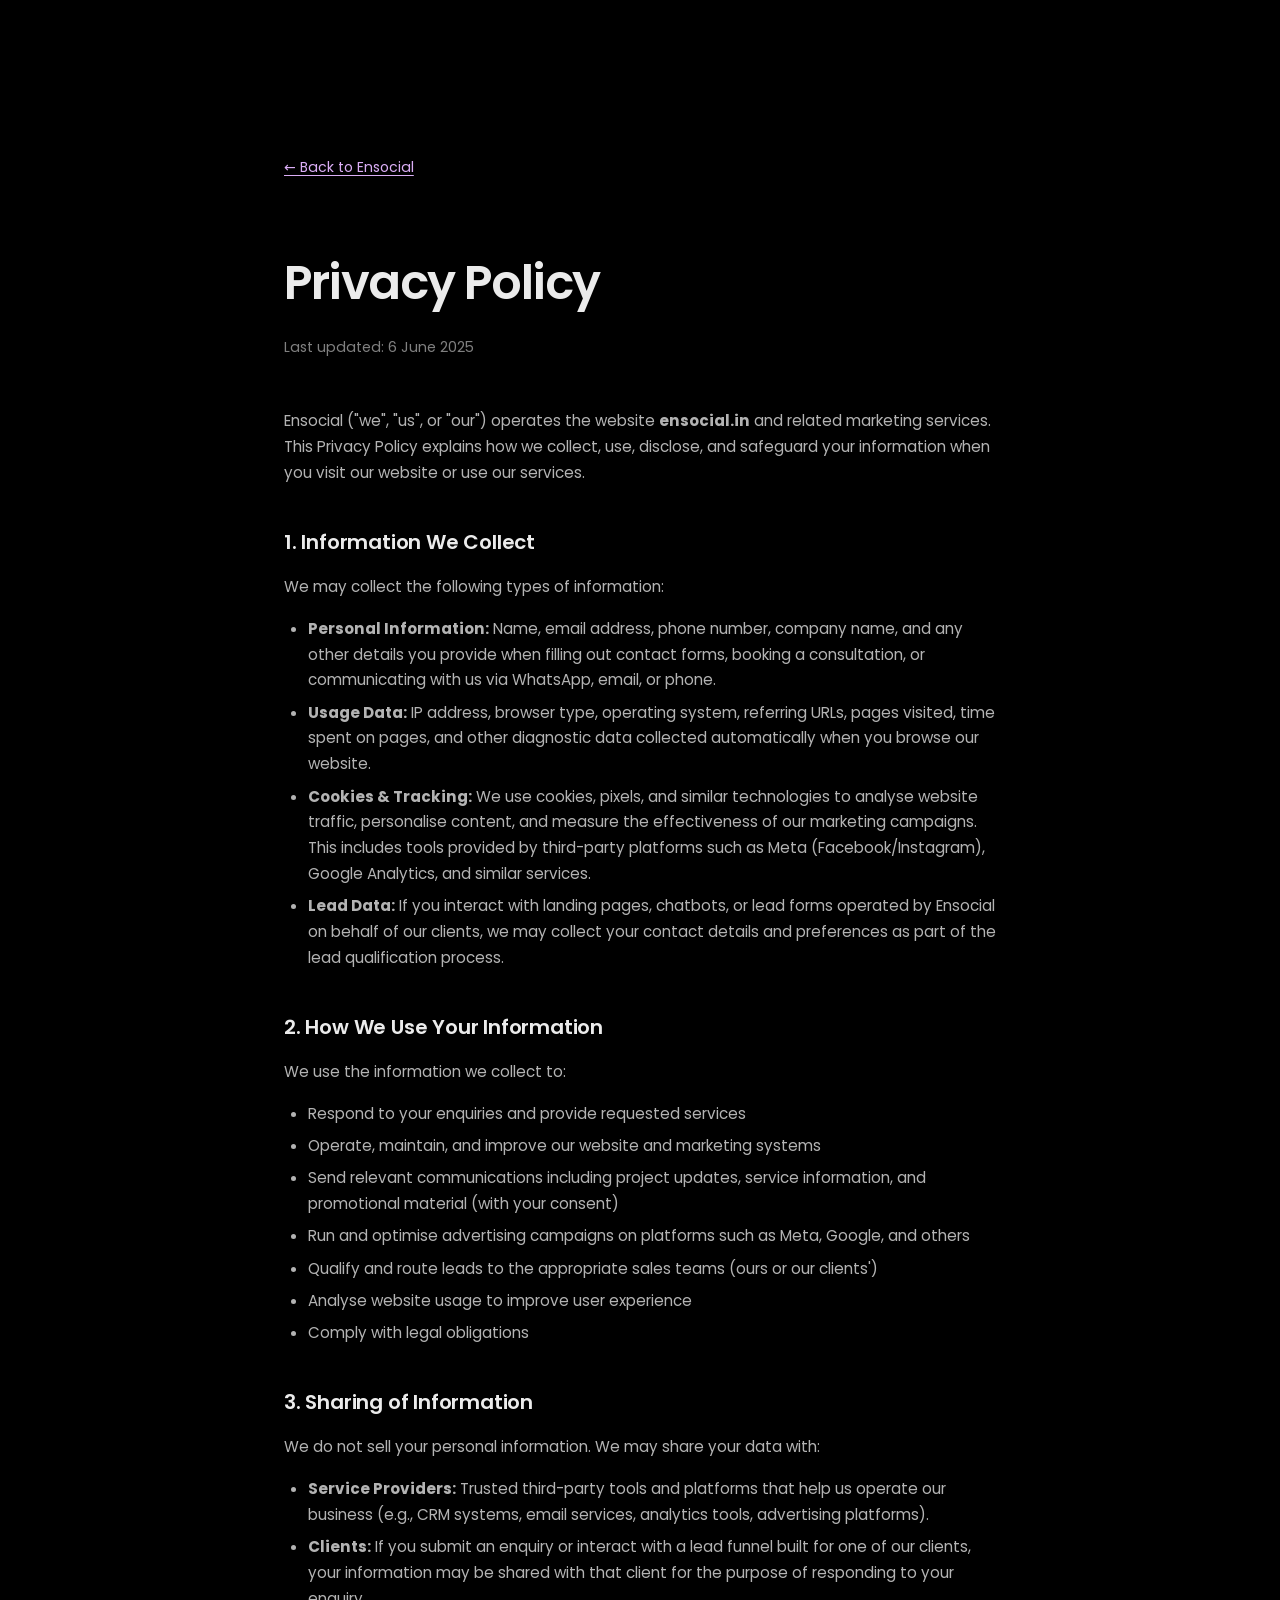
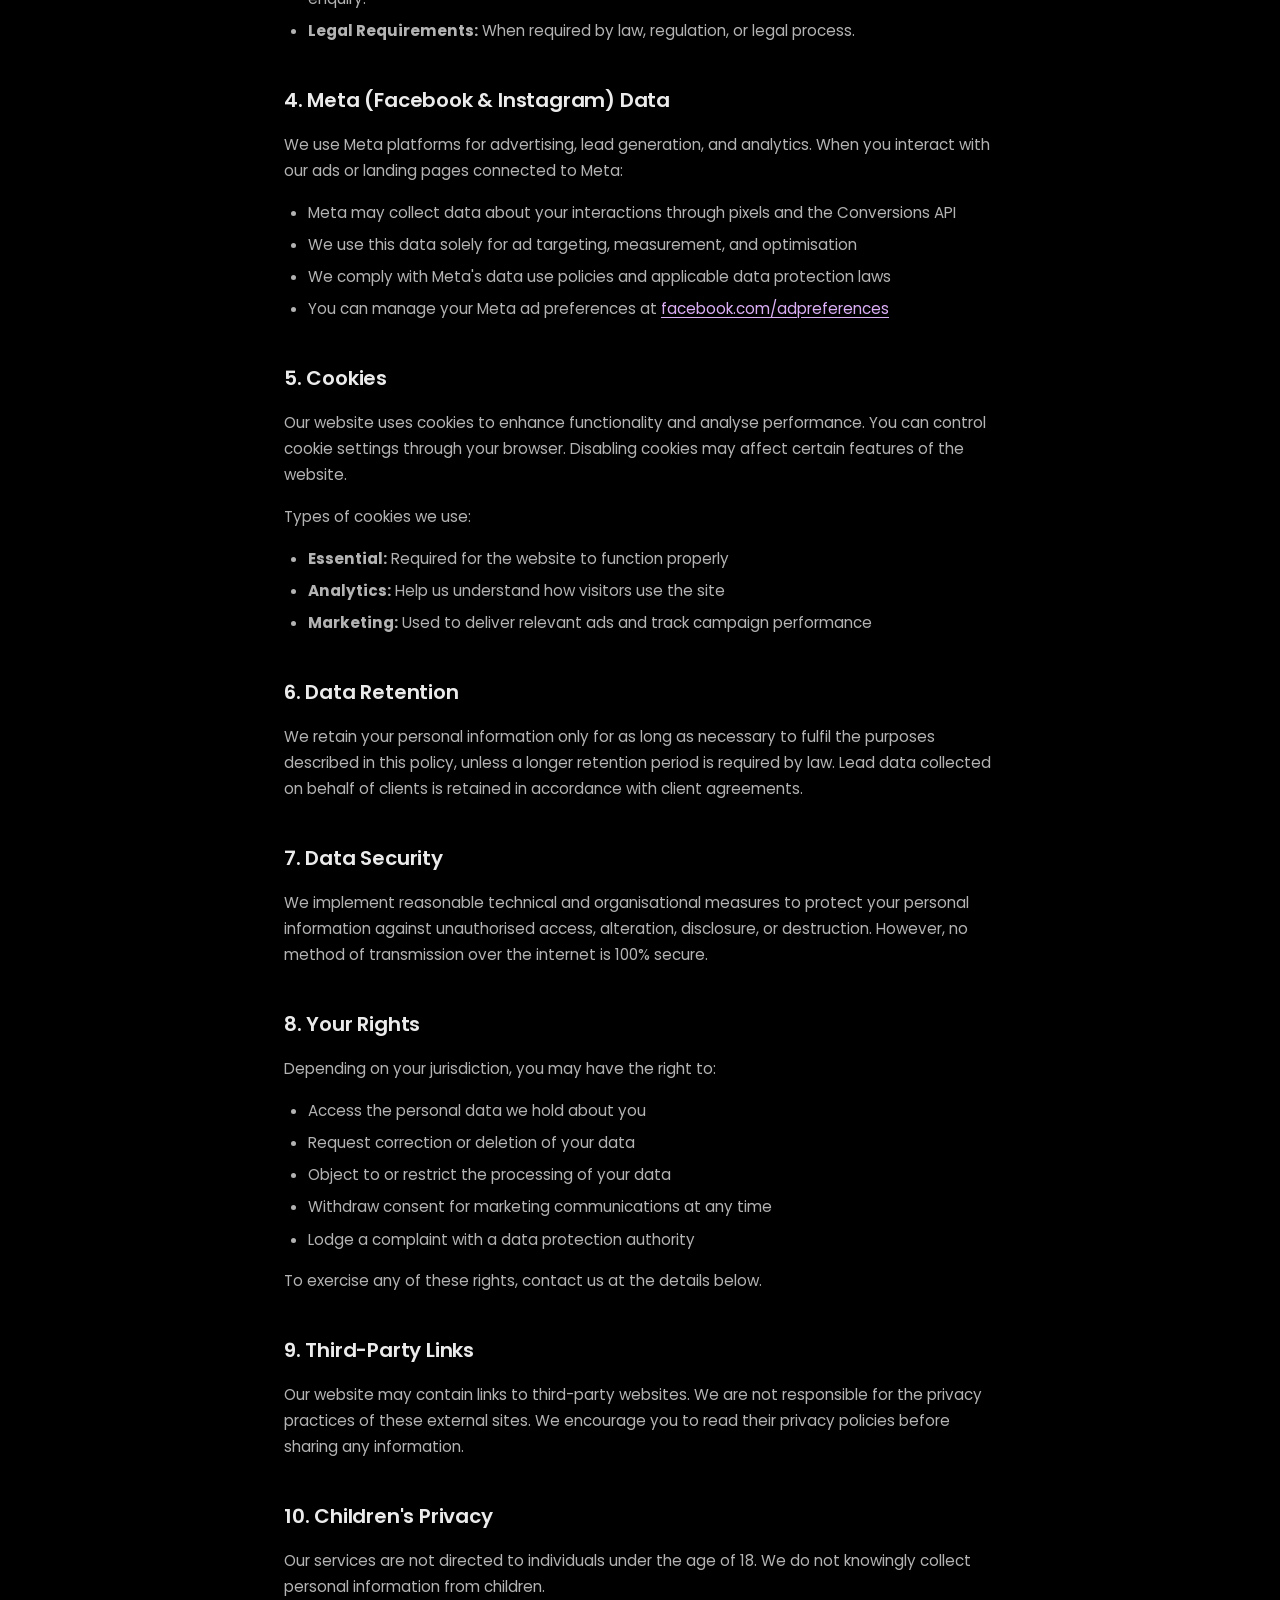
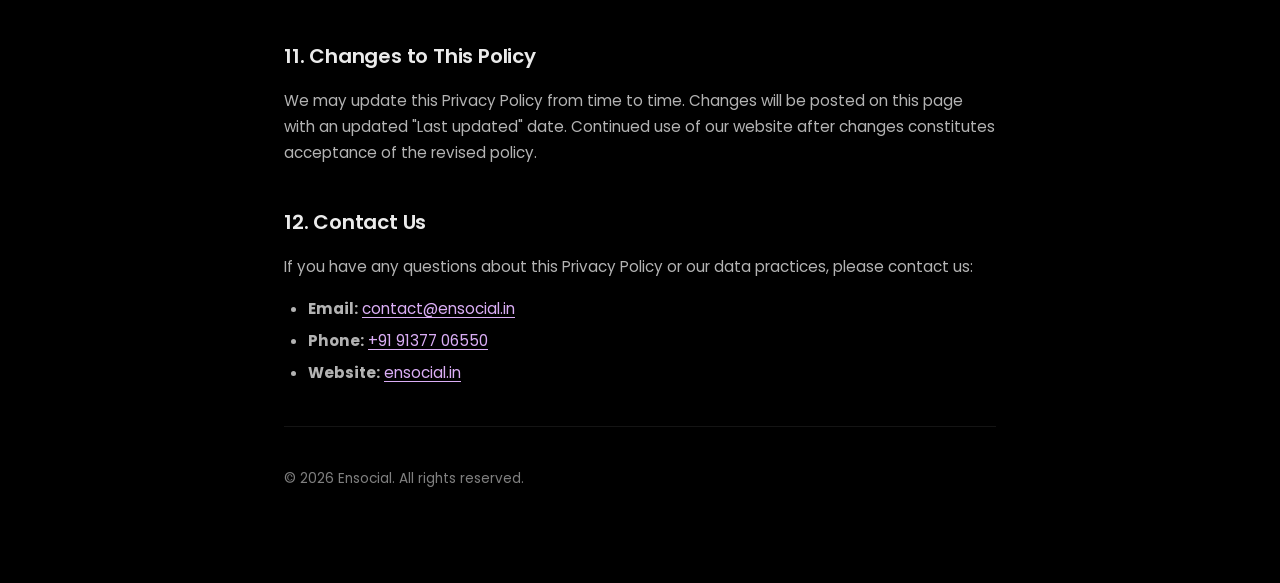
<file: privacy-policy.html>
<!doctype html>
<html lang="en">
<head>
  <meta charset="utf-8" />
  <meta name="viewport" content="width=device-width,initial-scale=1" />
  <meta name="color-scheme" content="dark" />
  <title>Privacy Policy — Ensocial</title>
  <meta name="description" content="Privacy Policy for Ensocial — how we collect, use, and protect your data." />
  <link rel="preconnect" href="https://fonts.googleapis.com" />
  <link rel="preconnect" href="https://fonts.gstatic.com" crossorigin />
  <link href="https://fonts.googleapis.com/css2?family=Poppins:wght@400;500;600&display=swap" rel="stylesheet" />
  <link rel="stylesheet" href="./styles.css?v=7" />
  <style>
    .policy-page {
      min-height: 100vh;
      padding: clamp(100px, 12vw, 160px) 0 clamp(60px, 6vw, 100px);
    }
    .policy-content {
      max-width: 760px;
      margin: 0 auto;
      padding: 0 1.5rem;
    }
    .policy-content h1 {
      font-size: clamp(2rem, 4vw, 3rem);
      font-weight: 600;
      letter-spacing: -0.03em;
      margin-bottom: 0.5rem;
      color: var(--text-0);
    }
    .policy-content .last-updated {
      color: var(--text-2);
      font-size: 0.88rem;
      margin-bottom: 3rem;
    }
    .policy-content h2 {
      font-size: 1.25rem;
      font-weight: 600;
      color: var(--text-0);
      margin: 2.5rem 0 0.75rem;
      letter-spacing: -0.01em;
    }
    .policy-content p,
    .policy-content li {
      color: var(--text-1);
      font-size: 0.95rem;
      line-height: 1.7;
      margin-bottom: 1rem;
    }
    .policy-content ul {
      padding-left: 1.5rem;
      margin-bottom: 1rem;
    }
    .policy-content li {
      margin-bottom: 0.4rem;
    }
    .policy-content a {
      color: var(--primary);
      text-decoration: underline;
      text-underline-offset: 3px;
    }
    .policy-content a:hover {
      color: #fff;
    }
    .policy-back {
      display: inline-flex;
      align-items: center;
      gap: 0.5rem;
      color: var(--text-2);
      font-size: 0.88rem;
      margin-bottom: 2rem;
      transition: color 0.2s ease;
    }
    .policy-back:hover { color: var(--text-0); }
    .policy-divider {
      border: none;
      border-top: 1px solid var(--stroke-0);
      margin: 2.5rem 0;
    }
  </style>
</head>
<body>

  <div class="policy-page">
    <div class="policy-content">
      <a class="policy-back" href="./index.html">← Back to Ensocial</a>
      <h1>Privacy Policy</h1>
      <p class="last-updated">Last updated: 6 June 2025</p>

      <p>Ensocial ("we", "us", or "our") operates the website <strong>ensocial.in</strong> and related marketing services. This Privacy Policy explains how we collect, use, disclose, and safeguard your information when you visit our website or use our services.</p>

      <h2>1. Information We Collect</h2>
      <p>We may collect the following types of information:</p>
      <ul>
        <li><strong>Personal Information:</strong> Name, email address, phone number, company name, and any other details you provide when filling out contact forms, booking a consultation, or communicating with us via WhatsApp, email, or phone.</li>
        <li><strong>Usage Data:</strong> IP address, browser type, operating system, referring URLs, pages visited, time spent on pages, and other diagnostic data collected automatically when you browse our website.</li>
        <li><strong>Cookies &amp; Tracking:</strong> We use cookies, pixels, and similar technologies to analyse website traffic, personalise content, and measure the effectiveness of our marketing campaigns. This includes tools provided by third-party platforms such as Meta (Facebook/Instagram), Google Analytics, and similar services.</li>
        <li><strong>Lead Data:</strong> If you interact with landing pages, chatbots, or lead forms operated by Ensocial on behalf of our clients, we may collect your contact details and preferences as part of the lead qualification process.</li>
      </ul>

      <h2>2. How We Use Your Information</h2>
      <p>We use the information we collect to:</p>
      <ul>
        <li>Respond to your enquiries and provide requested services</li>
        <li>Operate, maintain, and improve our website and marketing systems</li>
        <li>Send relevant communications including project updates, service information, and promotional material (with your consent)</li>
        <li>Run and optimise advertising campaigns on platforms such as Meta, Google, and others</li>
        <li>Qualify and route leads to the appropriate sales teams (ours or our clients')</li>
        <li>Analyse website usage to improve user experience</li>
        <li>Comply with legal obligations</li>
      </ul>

      <h2>3. Sharing of Information</h2>
      <p>We do not sell your personal information. We may share your data with:</p>
      <ul>
        <li><strong>Service Providers:</strong> Trusted third-party tools and platforms that help us operate our business (e.g., CRM systems, email services, analytics tools, advertising platforms).</li>
        <li><strong>Clients:</strong> If you submit an enquiry or interact with a lead funnel built for one of our clients, your information may be shared with that client for the purpose of responding to your enquiry.</li>
        <li><strong>Legal Requirements:</strong> When required by law, regulation, or legal process.</li>
      </ul>

      <h2>4. Meta (Facebook &amp; Instagram) Data</h2>
      <p>We use Meta platforms for advertising, lead generation, and analytics. When you interact with our ads or landing pages connected to Meta:</p>
      <ul>
        <li>Meta may collect data about your interactions through pixels and the Conversions API</li>
        <li>We use this data solely for ad targeting, measurement, and optimisation</li>
        <li>We comply with Meta's data use policies and applicable data protection laws</li>
        <li>You can manage your Meta ad preferences at <a href="https://www.facebook.com/adpreferences" target="_blank" rel="noopener">facebook.com/adpreferences</a></li>
      </ul>

      <h2>5. Cookies</h2>
      <p>Our website uses cookies to enhance functionality and analyse performance. You can control cookie settings through your browser. Disabling cookies may affect certain features of the website.</p>
      <p>Types of cookies we use:</p>
      <ul>
        <li><strong>Essential:</strong> Required for the website to function properly</li>
        <li><strong>Analytics:</strong> Help us understand how visitors use the site</li>
        <li><strong>Marketing:</strong> Used to deliver relevant ads and track campaign performance</li>
      </ul>

      <h2>6. Data Retention</h2>
      <p>We retain your personal information only for as long as necessary to fulfil the purposes described in this policy, unless a longer retention period is required by law. Lead data collected on behalf of clients is retained in accordance with client agreements.</p>

      <h2>7. Data Security</h2>
      <p>We implement reasonable technical and organisational measures to protect your personal information against unauthorised access, alteration, disclosure, or destruction. However, no method of transmission over the internet is 100% secure.</p>

      <h2>8. Your Rights</h2>
      <p>Depending on your jurisdiction, you may have the right to:</p>
      <ul>
        <li>Access the personal data we hold about you</li>
        <li>Request correction or deletion of your data</li>
        <li>Object to or restrict the processing of your data</li>
        <li>Withdraw consent for marketing communications at any time</li>
        <li>Lodge a complaint with a data protection authority</li>
      </ul>
      <p>To exercise any of these rights, contact us at the details below.</p>

      <h2>9. Third-Party Links</h2>
      <p>Our website may contain links to third-party websites. We are not responsible for the privacy practices of these external sites. We encourage you to read their privacy policies before sharing any information.</p>

      <h2>10. Children's Privacy</h2>
      <p>Our services are not directed to individuals under the age of 18. We do not knowingly collect personal information from children.</p>

      <h2>11. Changes to This Policy</h2>
      <p>We may update this Privacy Policy from time to time. Changes will be posted on this page with an updated "Last updated" date. Continued use of our website after changes constitutes acceptance of the revised policy.</p>

      <h2>12. Contact Us</h2>
      <p>If you have any questions about this Privacy Policy or our data practices, please contact us:</p>
      <ul>
        <li><strong>Email:</strong> <a href="mailto:contact@ensocial.in">contact@ensocial.in</a></li>
        <li><strong>Phone:</strong> <a href="tel:+919137706550">+91 91377 06550</a></li>
        <li><strong>Website:</strong> <a href="https://ensocial.in">ensocial.in</a></li>
      </ul>

      <hr class="policy-divider" />
      <p style="color:var(--text-2); font-size:0.85rem;">© <script>document.write(new Date().getFullYear())</script> Ensocial. All rights reserved.</p>
    </div>
  </div>

</body>
</html>
</file>
<file: styles.css>
:root{
  --bg-0:#050507;
  --bg-1:#0B0B10;
  --surface-0:rgba(255,255,255,0.015);
  --surface-1:rgba(255,255,255,0.06);
  --stroke-0:rgba(255,255,255,0.08);
  --stroke-1:rgba(219,174,246,0.22);

  --primary:#DBAEF6;
  --accent:#3B1080;
  --accent-2:#8B5CF6;
  --glow-primary:rgba(219,174,246,0.55);
  --glow-accent:rgba(59,16,128,0.60);

  --text-0:rgba(255,255,255,0.92);
  --text-1:rgba(255,255,255,0.70);
  --text-2:rgba(255,255,255,0.50);
  --text-invert:#07070A;

  --success:#4ADE80;
  --warning:#FBBF24;
  --danger:#FB7185;

  --shadow-0:0 8px 24px rgba(0,0,0,0.55);
  --shadow-1:0 18px 60px rgba(0,0,0,0.70);
  --glow-0:0 0 0 1px rgba(219,174,246,0.10), 0 0 36px rgba(219,174,246,0.18);
  --glow-cta:0 0 0 1px rgba(219,174,246,0.25), 0 10px 40px rgba(219,174,246,0.22);

  --radius-xs:10px;
  --radius-sm:14px;
  --radius-md:18px;
  --radius-lg:26px;
  --radius-pill:999px;
  --border-hairline:1px;

  --space-1:8px;
  --space-2:12px;
  --space-3:16px;
  --space-4:24px;
  --space-5:32px;
  --space-6:48px;
  --space-7:64px;
  --space-8:96px;
  --space-9:128px;

  --container: 1160px;
  --gutter: 24px;

  --ease: cubic-bezier(.2,.8,.2,1);
  --ease-out: cubic-bezier(.16,1,.3,1);
  --ease-spring: cubic-bezier(.34,1.56,.64,1);
  --dur-1: 160ms;
  --dur-2: 240ms;
  --dur-3: 320ms;
  --dur-4: 500ms;
  --dur-5: 700ms;
}

*{ box-sizing:border-box; }
html{ scroll-behavior:smooth; background:#000000; }
@media (prefers-reduced-motion: reduce){
  html{ scroll-behavior:auto; }
}

body{
  margin:0;
  font-family:Poppins, system-ui, -apple-system, Segoe UI, Roboto, "Helvetica Neue", Arial, sans-serif;
  background: transparent;
  color:var(--text-0);
  line-height:1.65;
  overflow-x:hidden;
}

img{ max-width:100%; height:auto; display:block; }
a{ color:inherit; }
button, input, select, textarea{ font:inherit; color:inherit; }

.container{
  width:min(var(--container), 100% - (var(--gutter) * 2));
  margin-inline:auto;
}

.section{
  padding-block: clamp(56px, 6vw, 104px);
  position:relative;
}

.section-elevated{
  background: rgba(5,5,7,0.97);
  border-top: none;
  border-bottom: none;
  z-index: 2;
}

.section-head{ margin-bottom: var(--space-6); }
.section-head.center{ text-align:center; margin-inline:auto; max-width: 70ch; }

.skip-link{
  position:absolute;
  left:12px;
  top:12px;
  padding:10px 12px;
  border-radius:var(--radius-sm);
  background:rgba(0,0,0,0.85);
  border:1px solid var(--stroke-0);
  color:var(--text-0);
  transform:translateY(-140%);
  transition:transform var(--dur-2) var(--ease);
  z-index:9999;
}
.skip-link:focus{ transform:translateY(0); outline:none; box-shadow:var(--glow-0); }

.sr-only{
  position:absolute !important;
  width:1px; height:1px;
  padding:0; margin:-1px;
  overflow:hidden; clip:rect(0,0,0,0);
  white-space:nowrap; border:0;
}

/* Typography */
.hero-title{
  font-size: clamp(2rem, 3.8vw, 4rem);
  line-height:1.05;
  letter-spacing:-0.02em;
  font-weight:600;
  margin:0 0 var(--space-4);
  transition: text-shadow 0.5s ease;
}
.hero-title.text-glow{
  text-shadow:
    0 0 20px rgba(219,174,246,0.4),
    0 0 50px rgba(139,92,246,0.25),
    0 0 80px rgba(59,16,128,0.15);
}
.h2{
  font-size: clamp(1.6rem, 2.4vw, 2.2rem);
  line-height:1.15;
  letter-spacing:-0.02em;
  font-weight:600;
  margin:0 0 var(--space-3);
}
.h3{
  font-size: clamp(1.2rem, 1.6vw, 1.65rem);
  line-height:1.2;
  letter-spacing:-0.02em;
  font-weight:600;
  margin:0 0 var(--space-2);
}
.lead{
  font-size: clamp(1rem, 1.2vw, 1.15rem);
  color:var(--text-1);
  margin:0;
  max-width:70ch;
}
.hero-lead{ margin:0 auto var(--space-5); }
.body-muted{ color:var(--text-1); margin:0; }
.small{ font-size: 0.9rem; }
.micro-label{
  font-size: 0.75rem;
  letter-spacing:0.04em;
  font-weight:500;
  color:var(--text-1);
  margin:0;
}
.micro-muted{
  font-size: 0.82rem;
  color:var(--text-2);
  margin:0;
}
.mono{
  font-family: ui-monospace, SFMono-Regular, Menlo, Monaco, Consolas, "Liberation Mono", "Courier New", monospace;
}

/* Pills & tags */
.eyebrow{
  display:flex;
  gap: var(--space-2);
  justify-content:center;
  flex-wrap:wrap;
  margin:0 0 var(--space-3);
}
.pill{
  display:inline-flex;
  align-items:center;
  gap:8px;
  padding:6px 10px;
  border-radius:var(--radius-pill);
  border:1px solid rgba(255,255,255,0.08);
  background: rgba(255,255,255,0.03);
  color:var(--text-1);
  font-size:0.75rem;
  font-weight:500;
}
.pill--soft{ opacity:0.92; }
.pill--lilac{
  color: rgba(255,255,255,0.92);
  border-color: rgba(219,174,246,0.26);
  background: linear-gradient(180deg, rgba(219,174,246,0.10), rgba(255,255,255,0.02));
  box-shadow: 0 0 0 1px rgba(219,174,246,0.10);
}
.tags{ display:flex; gap:8px; flex-wrap:wrap; }
.tag{
  font-size:0.72rem;
  padding:5px 9px;
  border-radius:var(--radius-pill);
  background: rgba(219,174,246,0.08);
  color: rgba(255,255,255,0.88);
  border:1px solid rgba(219,174,246,0.18);
}
.tag--dim{
  background: rgba(255,255,255,0.03);
  border-color: rgba(255,255,255,0.08);
  color: var(--text-1);
}

/* Glass */
.glass{
  background: var(--surface-0);
  border: var(--border-hairline) solid var(--stroke-0);
  border-radius: var(--radius-lg);
  box-shadow: var(--shadow-0);
  backdrop-filter: none;
  -webkit-backdrop-filter: none;
  position:relative;
}
.glass::before{
  content:"";
  position:absolute;
  inset:0;
  border-radius:inherit;
  pointer-events:none;
  background: none;
  opacity:0;
}

/* Buttons / links */
.btn{
  display:inline-flex;
  align-items:center;
  justify-content:center;
  gap:10px;
  padding: 12px 18px;
  border-radius: var(--radius-pill);
  border: 1px solid transparent;
  text-decoration:none;
  font-weight:600;
  letter-spacing:-0.01em;
  transition: transform 0.45s cubic-bezier(.16,1,.3,1), box-shadow 0.45s cubic-bezier(.16,1,.3,1), background 0.35s ease, border-color 0.35s ease, color 0.35s ease;
  cursor:pointer;
  user-select:none;
}
.btn:focus-visible{ outline:none; box-shadow: var(--glow-0); }

.btn-primary{
  background: var(--primary);
  color: var(--text-invert);
  box-shadow: var(--glow-cta), var(--shadow-0);
}
.btn-primary:hover{
  transform: translateY(-1px);
  background: #E7C7FA;
  box-shadow: 0 0 0 1px rgba(219,174,246,0.35), 0 14px 44px rgba(219,174,246,0.26), var(--shadow-0);
}

.btn-secondary{
  background: rgba(255,255,255,0.04);
  border-color: var(--stroke-0);
  color: var(--text-0);
}
.btn-secondary:hover{
  transform: translateY(-1px);
  background: var(--surface-1);
  border-color: var(--stroke-1);
  box-shadow: var(--glow-0);
}

.link{
  color: rgba(219,174,246,0.92);
  text-decoration:none;
  font-weight:500;
  position:relative;
}
.link::after{
  content:"";
  position:absolute;
  left:0; right:0; bottom:-3px;
  height:1px;
  background: rgba(219,174,246,0.45);
  transform: scaleX(0);
  transform-origin:left;
  transition: transform 0.45s cubic-bezier(.16,1,.3,1);
}
.link:hover::after{ transform: scaleX(1); }

/* Header */
.site-header{
  position:sticky;
  top:0;
  z-index:1000;
  background: transparent;
  transition: background 0.5s cubic-bezier(.16,1,.3,1), border-color 0.5s ease, backdrop-filter 0.5s ease;
}
.site-header.is-scrolled{
  background: rgba(5,5,7,0.68);
  backdrop-filter: blur(12px);
  -webkit-backdrop-filter: blur(12px);
  border-bottom: 1px solid rgba(255,255,255,0.06);
}
.header-inner{
  height: 78px;
  display:flex;
  align-items:center;
  justify-content:space-between;
  gap: var(--space-3);
}

.brand{
  display:flex;
  align-items:center;
  gap:12px;
  text-decoration:none;
  min-width: 180px;
}
.brand-logo{
  width:42px;
  height:42px;
  display:block;
  flex-shrink: 0;
}
.brand-text{ display:flex; flex-direction:column; line-height:1.1; }
.brand-name{ font-weight:600; letter-spacing:-0.02em; }
.brand-tag{ font-size:0.78rem; color:var(--text-2); }

.nav-toggle{
  display:inline-flex;
  align-items:center;
  justify-content:center;
  width:44px; height:44px;
  border-radius: var(--radius-sm);
  border:1px solid var(--stroke-0);
  background: rgba(255,255,255,0.03);
  cursor:pointer;
  transition: background var(--dur-2) var(--ease), border-color var(--dur-2) var(--ease), box-shadow var(--dur-2) var(--ease);
}
.nav-toggle:hover{ background: rgba(255,255,255,0.05); border-color: var(--stroke-1); box-shadow: var(--glow-0); }
.nav-toggle:focus-visible{ outline:none; box-shadow: var(--glow-0); }
.nav-toggle-bars{
  width:18px; height:12px; position:relative;
}
.nav-toggle-bars::before,
.nav-toggle-bars::after{
  content:"";
  position:absolute; left:0; right:0;
  height:2px;
  background: rgba(255,255,255,0.80);
  border-radius: 2px;
}
.nav-toggle-bars::before{ top:0; }
.nav-toggle-bars::after{ bottom:0; opacity:0.8; }

.nav{
  position:fixed;
  inset: 78px 0 auto 0;
  background: rgba(5,5,7,0.78);
  backdrop-filter: blur(14px);
  -webkit-backdrop-filter: blur(14px);
  border-bottom:1px solid rgba(255,255,255,0.06);
  transform: translateY(-12px);
  opacity:0;
  pointer-events:none;
  transition: opacity 0.4s cubic-bezier(.16,1,.3,1), transform 0.4s cubic-bezier(.16,1,.3,1);
}
.nav.is-open{
  opacity:1;
  transform: translateY(0);
  pointer-events:auto;
}
.nav-list{
  list-style:none;
  margin:0;
  padding: var(--space-4) var(--gutter);
  display:flex;
  flex-direction:column;
  gap: var(--space-2);
}
.nav-link{
  display:inline-flex;
  padding: 10px 6px;
  text-decoration:none;
  color: var(--text-1);
  font-weight:500;
  letter-spacing: -0.01em;
  position:relative;
}
.nav-link:hover{ color: var(--text-0); }
.nav-link::after{
  content:"";
  position:absolute;
  left:6px; bottom:6px;
  width: calc(100% - 12px);
  height:1px;
  background: rgba(219,174,246,0.55);
  transform: scaleX(0);
  transform-origin:left;
  transition: transform 0.45s cubic-bezier(.16,1,.3,1);
}
.nav-link:hover::after{ transform: scaleX(1); }
.nav-cta{
  padding: 0 var(--gutter) var(--space-4);
}

@media (min-width: 920px){
  :root{ --gutter: 56px; }
  .nav-toggle{ display:none; }
  .nav{
    position:static;
    inset:auto;
    background:transparent;
    backdrop-filter:none;
    border:0;
    transform:none;
    opacity:1;
    pointer-events:auto;
    display:flex;
    align-items:center;
    gap: var(--space-4);
  }
  .nav-list{
    padding:0;
    flex-direction:row;
    align-items:center;
    gap: var(--space-4);
  }
  .nav-cta{ padding:0; }
}

/* Hero */
.hero{
  padding-top: clamp(72px, 9vw, 132px);
  overflow:hidden;
  z-index:1;
}
.hero .hero-copy,
.hero .hero-actions{
  opacity:1 !important;
  transform:none !important;
}

.hero-bg{
  position:absolute;
  inset:0;
  pointer-events:none;
}
.vignette{
  display: none;
}



/* Shooting star — triggered on scroll */
.shooting-star{
  position: fixed;
  top: -5%;
  left: -5%;
  width: 3px;
  height: 3px;
  background: rgba(255,255,255,0.7);
  border-radius: 50%;
  box-shadow:
    0 0 4px 2px rgba(255,255,255,0.5),
    0 0 12px 4px rgba(219,174,246,0.25);
  opacity: 0;
  z-index: 1;
  pointer-events: none;
  will-change: transform, opacity;
}
.shooting-star::after{
  content: '';
  position: absolute;
  top: 50%;
  right: 100%;
  width: 80px;
  height: 2px;
  transform: translateY(-50%);
  background: linear-gradient(to left, rgba(255,255,255,0.5), rgba(219,174,246,0.3) 20%, rgba(219,174,246,0.1) 60%, transparent);
  border-radius: 2px;
  will-change: width, height;
  opacity: 0;
}
.shooting-star.active{
  animation: shoot 2.5s cubic-bezier(.4,0,.2,1) forwards;
}
.shooting-star.active::after{
  animation: tail-pulse 2.5s cubic-bezier(.4,0,.2,1) forwards;
}
@keyframes shoot{
  0%{
    opacity: 0;
    transform: translate(0, 0) rotate(35deg);
  }
  5%{
    opacity: 0.6;
  }
  80%{
    opacity: 0.5;
  }
  100%{
    opacity: 0;
    transform: translate(calc(100vw + 100px), calc(70vh)) rotate(35deg);
  }
}
@keyframes tail-pulse{
  0%{
    width: 20px;
    height: 1px;
    opacity: 0.3;
  }
  15%{
    width: 60px;
    height: 1.5px;
    opacity: 0.6;
  }
  40%{
    width: 140px;
    height: 2px;
    opacity: 0.6;
  }
  60%{
    width: 120px;
    height: 2px;
    opacity: 0.5;
  }
  85%{
    width: 40px;
    height: 1px;
    opacity: 0.2;
  }
  100%{
    width: 10px;
    height: 1px;
    opacity: 0;
  }
}


/* Mesh gradient canvas */
.gridlines{
  position:fixed;
  top:0;
  left:0;
  width:100vw;
  height:100vh;
  z-index:-1;
  pointer-events:none;
  overflow:hidden;
}
.gridlines canvas{
  width:100vw !important;
  height:100vh !important;
  display:block;
}

.hero-inner{
  display:grid;
  grid-template-columns: 1fr;
  gap: var(--space-6);
  align-items:start;
}
.hero-copy{ text-align:center; z-index:1; }
.hero-actions{
  display:flex;
  gap: var(--space-3);
  justify-content:center;
  flex-wrap:wrap;
  margin-bottom: var(--space-6);
}
.serif-accent{
  font-family:"DM Serif Display", serif;
  font-weight:400;
  font-style: italic;
  color: var(--primary);
  text-shadow: 0 0 18px rgba(219,174,246,0.18);
}
.hero-card{
  padding: var(--space-5);
  max-width: 860px;
  margin-inline:auto;
  text-align:left;
}
.hero-card-top{
  display:flex;
  align-items:flex-start;
  justify-content:space-between;
  gap: var(--space-3);
  margin-bottom: var(--space-4);
  flex-wrap:wrap;
}
.hero-card-grid{
  display:grid;
  grid-template-columns: 1fr;
  gap: var(--space-4);
}
.hero-card-bottom{
  margin-top: var(--space-4);
  display:flex;
  justify-content:space-between;
  align-items:center;
  gap: var(--space-3);
  flex-wrap:wrap;
}

.checklist, .bullet{
  list-style:none;
  padding:0;
  margin:0;
  display:grid;
  gap: 10px;
}
.checklist li, .bullet li{
  color: var(--text-1);
  padding-left: 22px;
  position:relative;
}
.checklist li::before{
  content:"";
  width:8px; height:8px;
  border-radius:99px;
  position:absolute;
  left:0; top: 0.55em;
  transform: translateY(-50%);
  background: rgba(219,174,246,0.85);
  box-shadow: 0 0 0 1px rgba(219,174,246,0.18), 0 0 18px rgba(219,174,246,0.14);
}
.bullet li::before{
  content:"";
  width:6px; height:6px;
  border-radius:99px;
  position:absolute;
  left:2px; top: 0.55em;
  transform: translateY(-50%);
  background: rgba(255,255,255,0.26);
}

.hero-media{ z-index:1; display:grid; place-items:center; }
.media-frame{
  width: min(420px, 100%);
  border-radius: var(--radius-lg);
  box-shadow: var(--shadow-1), var(--glow-0);
  border-color: rgba(219,174,246,0.14);
}
.media-topbar{
  display:flex;
  align-items:center;
  gap:8px;
  padding: 14px 16px 10px;
}
.dot{
  width:8px; height:8px;
  border-radius:999px;
  background: rgba(219,174,246,0.85);
  box-shadow: 0 0 18px rgba(219,174,246,0.18);
}
.dot--dim{ background: rgba(255,255,255,0.18); box-shadow:none; }

/* Carousel */
.carousel-dots{
  position: relative;
  display:flex;
  align-items:center;
  gap:12px;
}

/* Grey dots (buttons) */
.carousel-dots .dot-btn{
  appearance:none;
  -webkit-appearance:none;
  border:0;
  cursor:pointer;
  padding:0;
  display:block;
  width:10px;
  height:10px;
  border-radius:999px;

  background: rgba(255,255,255,0.22);
  box-shadow:none;
  opacity: 1;
  position: relative;
}

.carousel-dots .dot-btn:focus-visible{
  outline:none;
  box-shadow: var(--glow-0);
}

/* Purple moving dot (liquid-ish) */
.carousel-thumb{
  position:absolute;
  top: 50%;
  left: 0;

  width: 10px;
  height: 10px;
  border-radius: 999px;
  background: rgba(219,174,246,0.95);
  box-shadow: 0 0 18px rgba(219,174,246,0.22);

  transform: translate(0, -50%);
  will-change: transform, filter;
  pointer-events:none;

  transition:
    transform 520ms cubic-bezier(.16, 1.25, .35, 1),
    filter 520ms cubic-bezier(.16, 1.25, .35, 1);
}

.carousel-thumb.is-moving{
  filter: blur(0.2px);
  animation: liquid-squish 520ms cubic-bezier(.16, 1.25, .35, 1);
}

@keyframes liquid-squish{
  0%   { transform: translate(var(--x, 0px), -50%) scaleX(1) scaleY(1); }
  35%  { transform: translate(var(--x, 0px), -50%) scaleX(1.55) scaleY(0.78); }
  65%  { transform: translate(var(--x, 0px), -50%) scaleX(0.88) scaleY(1.18); }
  100% { transform: translate(var(--x, 0px), -50%) scaleX(1) scaleY(1); }
}
.carousel-slides{
  position:relative;
  border-radius: calc(var(--radius-lg) - 10px);
  overflow: hidden;
  height: clamp(380px, 56vh, 560px);
  background:
    radial-gradient(600px 380px at 40% 25%, rgba(219,174,246,0.20), transparent 55%),
    radial-gradient(520px 360px at 70% 80%, rgba(59,16,128,0.35), transparent 60%),
    linear-gradient(135deg, rgba(255,255,255,0.06), rgba(0,0,0,0.35));
}
.carousel-slide{
  width:100%;
  height: 100%;
  object-fit: cover;
  background: #000;
  border-radius: calc(var(--radius-lg) - 10px);
  position:absolute;
  inset:0;
  opacity:0;
  transition: opacity var(--dur-2) var(--ease);
  color: transparent;
  font-size: 0;
}
.carousel-slide.is-active{
  position:relative;
  opacity:1;
}

.media-stage{
  padding: 18px;
  background: #000;
  border-top: 1px solid rgba(255,255,255,0.06);
  border-bottom: 1px solid rgba(255,255,255,0.06);
  position:relative;
}
.media-stage img:not(.carousel-slide){
  width:100%;
  height:auto;
  object-fit: contain;
  background: #000;
  border-radius: calc(var(--radius-lg) - 10px);
}
.media-overlay{
  position:absolute;
  inset: 18px;
  border-radius: calc(var(--radius-lg) - 10px);
  background: radial-gradient(800px 400px at 60% 20%, rgba(219,174,246,0.10), transparent 55%),
              linear-gradient(180deg, rgba(0,0,0,0.10), rgba(0,0,0,0.22));
  pointer-events:none;
  mix-blend-mode: screen;
  opacity: 0.55;
}
.media-caption{
  display:flex;
  align-items:center;
  justify-content:space-between;
  gap: var(--space-2);
  padding: 14px 16px 18px;
  flex-wrap:wrap;
}
.reflection{
  width: min(420px, 100%);
  height: 72px;
  margin-top: 12px;
  border-radius: 0 0 var(--radius-lg) var(--radius-lg);
  background:
    linear-gradient(180deg, rgba(219,174,246,0.10), transparent 80%),
    radial-gradient(220px 70px at 50% 0%, rgba(219,174,246,0.10), transparent 70%);
  filter: blur(10px);
  opacity: 0.35;
  transform: scaleY(-1);
  mask-image: linear-gradient(180deg, rgba(0,0,0,0.35), rgba(0,0,0,0));
}

@media (min-width: 920px){
  .hero-inner{
    grid-template-columns: 1.2fr 0.8fr;
    gap: var(--space-7);
    align-items:center;
  }
  .hero-copy{ text-align:left; }
  .eyebrow{ justify-content:flex-start; }
  .hero-lead{ margin: 0 0 var(--space-5); }
  .hero-actions{ justify-content:flex-start; }
  .hero-card-grid{ grid-template-columns: 1fr 1fr; }
  .media-frame{ width: 420px; }
}

/* Hide the hero eyebrow pills on mobile only (kept on desktop) */
@media (max-width: 699px){
  .hero .eyebrow{ display: none; }
}

/* Two column layout */
.two-col{
  display:grid;
  grid-template-columns: 1fr;
  gap: var(--space-7);
}
@media (min-width: 920px){
  .two-col{ grid-template-columns: 1fr 1fr; }
}

/* Tabs */
.tabs{ margin-top: var(--space-5); }
.tablist{
  display:flex;
  gap: var(--space-2);
  flex-wrap:wrap;
  margin-bottom: var(--space-3);
}
.tab{
  padding: 10px 12px;
  border-radius: var(--radius-pill);
  background: rgba(255,255,255,0.03);
  border:1px solid rgba(255,255,255,0.08);
  color: var(--text-1);
  cursor:pointer;
  transition: background var(--dur-2) var(--ease), border-color var(--dur-2) var(--ease), transform var(--dur-2) var(--ease), box-shadow var(--dur-2) var(--ease), color var(--dur-2) var(--ease);
}
.tab:hover{ background: rgba(255,255,255,0.05); border-color: rgba(219,174,246,0.18); color: var(--text-0); }
.tab[aria-selected="true"]{
  background: rgba(219,174,246,0.10);
  border-color: rgba(219,174,246,0.22);
  color: var(--text-0);
  box-shadow: 0 0 0 1px rgba(219,174,246,0.10);
}
.tab:focus-visible{ outline:none; box-shadow: var(--glow-0); }
.tabpanel{ padding: var(--space-4); }

/* Process */
.process{
  position:relative;
  display:grid;
  gap: var(--space-4);
  padding-left: 14px;
}
.process-line{
  position:absolute;
  left: 18px;
  top: 14px;
  bottom: 14px;
  width:1px;
  background: linear-gradient(180deg, transparent, rgba(219,174,246,0.20), transparent);
  opacity:0.7;
}
.process-card{
  padding: var(--space-5);
  border-radius: var(--radius-lg);
  position:relative;
  transform: translateZ(0);
}
.process-card::after{
  content:"";
  position:absolute;
  left: 11px;
  top: 26px;
  width: 14px;
  height: 14px;
  border-radius: 999px;
  background: rgba(219,174,246,0.55);
  box-shadow: 0 0 0 1px rgba(219,174,246,0.16), 0 0 22px rgba(219,174,246,0.16);
}
.process-head{
  display:flex;
  justify-content:space-between;
  align-items:flex-start;
  gap: var(--space-3);
  margin-bottom: var(--space-3);
}
.process .micro-label{ color: rgba(255,255,255,0.78); }

/* Timeline */
.timeline{
  position: relative;
  max-width: 820px;
  margin: 0 auto;
}
.timeline-track{
  position: absolute;
  top: 0;
  bottom: 0;
  width: 1px;
  background: rgba(255,255,255,0.08);
}
.timeline-progress{
  width: 100%;
  height: 0%;
  background: linear-gradient(180deg, var(--primary), rgba(139,92,246,0.4));
  border-radius: 1px;
  will-change: height;
  box-shadow: 0 0 6px rgba(219,174,246,0.25);
}
.timeline-item{
  display: grid;
  grid-template-columns: 1fr 28px 1.4fr;
  align-items: start;
  gap: 0;
  padding: clamp(16px, 2vw, 24px) 0;
  opacity: 0.12;
  transition: opacity 0.7s cubic-bezier(.16,1,.3,1);
}
.timeline-item.is-active{
  opacity: 1;
}
.timeline-left{
  text-align: right;
  padding-right: clamp(14px, 2vw, 24px);
}
.timeline-title{
  font-size: clamp(0.95rem, 1.3vw, 1.15rem);
  font-weight: 600;
  margin: 0;
  letter-spacing: -0.01em;
  line-height: 1.3;
}
.timeline-centre{
  display: flex;
  justify-content: center;
  align-items: flex-start;
  position: relative;
}
.timeline-dot{
  width: 9px;
  height: 9px;
  margin-top: 6px;
  border-radius: 50%;
  background: rgba(255,255,255,0.15);
  border: 1.5px solid rgba(255,255,255,0.1);
  transition: background 0.5s cubic-bezier(.16,1,.3,1), border-color 0.5s cubic-bezier(.16,1,.3,1), box-shadow 0.6s cubic-bezier(.16,1,.3,1), transform 0.5s cubic-bezier(.16,1,.3,1);
  position: relative;
  z-index: 1;
  transform: scale(1) translateZ(0);
  will-change: transform;
}
.timeline-item.is-active .timeline-dot{
  background: var(--primary);
  border-color: var(--primary);
  box-shadow: 0 0 8px rgba(219,174,246,0.5), 0 0 20px rgba(219,174,246,0.2);
  transform: scale(1.2) translateZ(0);
}
.timeline-right{
  padding-left: clamp(14px, 2vw, 24px);
}
.timeline-text{
  color: var(--text-1);
  margin: 0;
  font-size: clamp(0.82rem, 0.95vw, 0.92rem);
  line-height: 1.55;
}
.timeline-tags{
  display: flex;
  gap: 5px;
  margin-top: 8px;
  justify-content: flex-end;
}
.timeline-tags .tag{
  font-size: 0.62rem;
  padding: 3px 7px;
}
.timeline-artifacts{
  list-style: none;
  padding: 0;
  margin: 8px 0 0;
  display: flex;
  flex-direction: column;
  gap: 3px;
}
.timeline-artifacts li{
  font-size: 0.78rem;
  color: rgba(255,255,255,0.4);
  padding-left: 14px;
  position: relative;
  transition: color 0.6s ease;
  line-height: 1.5;
}
.timeline-artifacts li::before{
  content: "";
  position: absolute;
  left: 0;
  top: 7px;
  width: 4px;
  height: 4px;
  border-radius: 50%;
  background: var(--primary);
  opacity: 0.5;
}
.timeline-item.is-active .timeline-artifacts li{
  color: rgba(255,255,255,0.55);
}
.timeline-item.is-active .timeline-artifacts li::before{
  opacity: 0.8;
}

@media (max-width: 640px){
  .timeline-item{
    grid-template-columns: 20px 1fr;
    gap: 0;
  }
  .timeline-left{ display: none; }
  .timeline-centre{
    justify-content: flex-start;
  }
  .timeline-right{
    padding-left: var(--space-2);
  }
  .timeline-title{
    font-size: 0.92rem;
    margin-bottom: 3px;
  }
  .timeline-right::before{
    content: attr(data-title);
    display: block;
    font-weight: 600;
    font-size: 1.1rem;
    margin-bottom: 6px;
    color: var(--text-0);
  }
}

/* Card stack — sticky deck */
.card-stack{
  position:relative;
  max-width: 900px;
  margin-inline: auto;
}
.card-stack-panel{
  position:sticky;
  top:10vh;
  margin-bottom:30vh;
}
.card-stack-panel:last-child{
  margin-bottom:0;
}
.card-stack-inner{
  will-change: transform, opacity;
}
.card-stack-spacer{
  display:none;
}
.card-k{
  width: 100%;
  min-height: 0;
  padding: 48px 52px;
  border-radius: 2rem;
  background: rgba(20, 14, 40, 0.88);
  border: 1px solid rgba(255,255,255,0.12);
  box-shadow: inset 0 1px 0 rgba(255,255,255,0.06), 0 8px 32px rgba(0,0,0,0.5);
  position: relative;
  overflow: hidden;
  display: flex;
  flex-direction: column;
  gap: 16px;
  will-change: transform, opacity;
}
.card-k::before{
  content:"";
  position:absolute;
  inset:0;
  border-radius:inherit;
  pointer-events:none;
  background: linear-gradient(160deg, rgba(255,255,255,0.07), transparent 40%);
}
.card-k{
  transition: background 0.5s var(--ease-out), border-color 0.5s var(--ease-out), box-shadow 0.5s var(--ease-out), transform 0.5s var(--ease-out);
}
.card-k:hover{
  background: rgba(26, 18, 50, 0.92);
  border-color: rgba(219,174,246,0.20);
  box-shadow: inset 0 1px 0 rgba(255,255,255,0.08), 0 12px 40px rgba(59,16,128,0.3);
}
.card-k .h3{ margin-bottom: 0; }
.card-k .bullet{ margin-bottom: 0; }
.card-step{
  font-size: 0.78rem;
  font-weight: 600;
  letter-spacing: 0.06em;
  color: var(--primary);
  opacity: 0.6;
}
.card-desc{
  color: var(--text-1);
  margin: 0;
  max-width: 60ch;
  line-height: 1.65;
}
.card-columns{
  display: grid;
  grid-template-columns: 1fr;
  gap: 24px;
  margin-top: 4px;
}
.card-stat{
  padding: 20px 24px;
  border-radius: var(--radius-md);
  background: rgba(219,174,246,0.06);
  border: 1px solid rgba(219,174,246,0.12);
  display: flex;
  flex-direction: column;
  gap: 4px;
}
.card-stat-num{
  font-size: clamp(1.8rem, 2.4vw, 2.4rem);
  font-weight: 600;
  letter-spacing: -0.02em;
  color: var(--primary);
  line-height: 1;
}
.card-stat-label{
  font-size: 0.85rem;
  color: var(--text-2);
}
@media (min-width: 700px){
  .card-columns{
    grid-template-columns: 1.4fr 0.6fr;
    align-items: start;
  }
}

/* Mobile: drop the sticky card-stacking and render a plain vertical list.
   The desktop sticky + 30vh gaps create tall empty bands on small screens. */
@media (max-width: 699px){
  .card-stack-panel{
    position: static;
    top: auto;
    margin-bottom: 20px;
  }
  .card-k{
    padding: 28px 24px;
    border-radius: 1.25rem;
  }
}

/* Portfolio */
.pf{
  position: relative;
  z-index: 2;
  overflow: hidden;
}
.pf-bg{
  position: absolute;
  inset: 0;
  background:
    radial-gradient(ellipse 80% 60% at 50% 0%, rgba(59,16,128,0.25), transparent 70%),
    var(--bg-0);
  pointer-events: none;
}

/* Marquee */
.pf-marquee{
  position: relative;
  padding: var(--space-5) 0;
  overflow: hidden;
  mask-image: linear-gradient(90deg, transparent, black 8%, black 92%, transparent);
  -webkit-mask-image: linear-gradient(90deg, transparent, black 8%, black 92%, transparent);
  border-top: 1px solid rgba(255,255,255,0.06);
  border-bottom: 1px solid rgba(255,255,255,0.06);
}
.pf-marquee-track{
  display: flex;
  align-items: center;
  gap: 0;
  width: max-content;
  animation: pf-scroll 40s linear infinite;
}
.pf-logo{
  font-size: clamp(0.95rem, 1.3vw, 1.15rem);
  font-weight: 500;
  color: rgba(255,255,255,0.40);
  white-space: nowrap;
  letter-spacing: 0.01em;
  transition: color 0.3s ease;
  padding: 0 8px;
}
.pf-logo-sep{
  width: 4px;
  height: 4px;
  border-radius: 50%;
  background: rgba(219,174,246,0.30);
  flex-shrink: 0;
  margin: 0 24px;
}
@keyframes pf-scroll{
  0%{ transform: translateX(0); }
  100%{ transform: translateX(-50%); }
}
@media (prefers-reduced-motion: reduce){
  .pf-marquee-track{ animation: none; flex-wrap: wrap; justify-content: center; }
}

/* Metrics */
.pf-metrics{
  display: grid;
  grid-template-columns: repeat(2, 1fr);
  gap: 1px;
  margin: var(--space-7) auto;
  max-width: 880px;
  border-radius: var(--radius-lg);
  overflow: hidden;
  background: rgba(255,255,255,0.06);
}
.pf-metric{
  text-align: center;
  padding: var(--space-6) var(--space-4);
  background: var(--bg-0);
  position: relative;
}
.pf-metric-val{
  display: block;
  font-size: clamp(2.2rem, 4vw, 3.6rem);
  font-weight: 600;
  letter-spacing: -0.03em;
  line-height: 1;
  color: var(--primary);
  margin-bottom: 8px;
}
.pf-metric-label{
  display: block;
  font-size: 0.85rem;
  color: var(--text-2);
  line-height: 1.4;
}
@media (min-width: 700px){
  .pf-metrics{ grid-template-columns: repeat(4, 1fr); }
}

/* Testimonials */
.pf-quotes{
  display: grid;
  grid-template-columns: 1fr;
  gap: var(--space-4);
  max-width: 880px;
  margin: 0 auto var(--space-7);
}
.pf-quote{
  margin: 0;
  padding: var(--space-5) var(--space-5);
  border-radius: var(--radius-lg);
  background: rgba(255,255,255,0.03);
  border: 1px solid rgba(255,255,255,0.08);
  position: relative;
  opacity: 0;
  transform: translateY(24px);
  transition: opacity 0.8s cubic-bezier(.16,1,.3,1), transform 0.8s cubic-bezier(.16,1,.3,1), border-color 0.4s ease, background 0.4s ease;
}
.pf-quote.is-visible{
  opacity: 1;
  transform: translateY(0);
}
.pf-quote:hover{
  border-color: rgba(219,174,246,0.16);
  background: rgba(255,255,255,0.05);
}
.pf-quote-icon{
  font-family: "DM Serif Display", serif;
  font-size: 3.5rem;
  line-height: 1;
  color: rgba(219,174,246,0.20);
  margin-bottom: -8px;
}
.pf-quote-text{
  font-size: clamp(0.95rem, 1.1vw, 1.05rem);
  line-height: 1.75;
  color: var(--text-1);
  margin: 0 0 var(--space-4);
}
.pf-quote-who{
  display: flex;
  align-items: center;
  gap: 12px;
}
.pf-quote-avatar{
  width: 40px;
  height: 40px;
  border-radius: 50%;
  background: rgba(219,174,246,0.10);
  border: 1px solid rgba(219,174,246,0.18);
  display: grid;
  place-items: center;
  font-size: 0.75rem;
  font-weight: 600;
  color: var(--primary);
  flex-shrink: 0;
  letter-spacing: 0.02em;
}
.pf-quote-name{
  display: block;
  font-style: normal;
  font-weight: 600;
  font-size: 0.9rem;
  color: var(--text-0);
}
.pf-quote-role{
  display: block;
  font-size: 0.8rem;
  color: var(--text-2);
  margin-top: 1px;
}
@media (min-width: 800px){
  .pf-quotes{ grid-template-columns: 1fr 1fr 1fr; }
}
@media (min-width: 600px) and (max-width: 799px){
  .pf-quotes{ grid-template-columns: 1fr 1fr; }
}

/* Portfolio CTA */
.pf-cta{
  display: flex;
  justify-content: center;
  gap: var(--space-3);
  flex-wrap: wrap;
}

/* Pricing */
.pricing{ overflow:hidden; }
.pricing-bg{ position:absolute; inset:0; pointer-events:none; }
.orb--pricing{
  width: 620px;
  height: 620px;
  top: 40%;
  left: 50%;
  transform: translate(-50%, -50%);
  opacity: 0.75;
}
.pricing-card{
  padding: var(--space-6);
  border-color: var(--stroke-1);
  box-shadow: var(--shadow-1), var(--glow-0);
  max-width: 980px;
  margin: 0 auto;
}
.pricing-top{
  display:flex;
  gap: var(--space-4);
  justify-content:space-between;
  align-items:flex-start;
  flex-wrap:wrap;
  margin-bottom: var(--space-4);
}
.price{
  display:flex;
  align-items:baseline;
  gap: 10px;
}
.price-value{
  font-size: clamp(2rem, 3.2vw, 3rem);
  line-height:1;
  font-weight:600;
  letter-spacing:-0.02em;
  color: var(--primary);
}
.price-term{ color: var(--text-2); font-weight:500; }
.pricing-grid{
  display:grid;
  grid-template-columns: 1fr;
  gap: var(--space-4);
  margin: var(--space-4) 0;
}
.pricing-actions{
  display:flex;
  gap: var(--space-3);
  flex-wrap:wrap;
  margin-top: var(--space-3);
}
@media (min-width: 920px){
  .pricing-grid{ grid-template-columns: 1fr 1fr; }
}

/* Contact CTA + form */
.cta-inner{
  display:grid;
  grid-template-columns: 1fr;
  gap: var(--space-6);
  align-items:start;
}
.contact-points{
  display:grid;
  gap: var(--space-3);
  margin-top: var(--space-5);
  max-width: 56ch;
}
.contact-chip{
  display:flex;
  justify-content:space-between;
  align-items:center;
  gap: var(--space-3);
  text-decoration:none;
  padding: 14px 16px;
  border-radius: var(--radius-md);
  background: rgba(255,255,255,0.03);
  border:1px solid rgba(255,255,255,0.08);
  transition: transform 0.5s cubic-bezier(.16,1,.3,1), border-color 0.4s ease, background 0.4s ease, box-shadow 0.5s cubic-bezier(.16,1,.3,1);
}
.contact-chip:hover{
  transform: translateY(-2px);
  border-color: var(--stroke-1);
  background: rgba(255,255,255,0.05);
  box-shadow: var(--glow-0);
}
.form{
  padding: var(--space-6);
  border-radius: var(--radius-lg);
}
.form-row{
  display:grid;
  grid-template-columns: 1fr;
  gap: var(--space-3);
}
.field{ display:grid; gap: 8px; margin-bottom: var(--space-3); }
label{
  font-size: 0.82rem;
  color: var(--text-1);
  font-weight:500;
}
input, select, textarea{
  width:100%;
  padding: 12px 12px;
  border-radius: var(--radius-md);
  border:1px solid rgba(255,255,255,0.10);
  background: rgba(0,0,0,0.35);
  color: var(--text-0);
  outline:none;
  transition: border-color 0.4s cubic-bezier(.16,1,.3,1), box-shadow 0.5s cubic-bezier(.16,1,.3,1), background 0.4s ease;
}
textarea{ resize: vertical; min-height: 120px; }
input::placeholder, textarea::placeholder{ color: var(--text-2); }
input:focus, select:focus, textarea:focus{
  border-color: rgba(219,174,246,0.35);
  box-shadow: 0 0 0 1px rgba(219,174,246,0.15), 0 0 28px rgba(219,174,246,0.10);
  background: rgba(0,0,0,0.28);
}
.form-actions{
  display:flex;
  align-items:center;
  gap: var(--space-3);
  flex-wrap:wrap;
  margin-top: var(--space-3);
}
.form-status{
  margin-top: var(--space-3);
  padding-top: var(--space-3);
  border-top: 1px solid rgba(255,255,255,0.06);
  color: var(--text-1);
  min-height: 1.2em;
}
@media (min-width: 920px){
  .cta-inner{ grid-template-columns: 1fr 1fr; }
  .form-row{ grid-template-columns: 1fr 1fr; }
}

/* FAB stack (desktop) */
.fab-stack{
  position:fixed;
  right: 18px;
  bottom: 18px;
  display:none;
  gap: 10px;
  flex-direction:column;
  z-index: 999;
}
.fab{
  width: 46px; height: 46px;
  border-radius: var(--radius-sm);
  display:grid;
  place-items:center;
  text-decoration:none;
  background: rgba(255,255,255,0.04);
  border:1px solid rgba(255,255,255,0.10);
  box-shadow: var(--shadow-0);
  color: var(--text-0);
  transition: transform 0.45s cubic-bezier(.16,1,.3,1), border-color 0.35s ease, box-shadow 0.45s cubic-bezier(.16,1,.3,1), background 0.35s ease;
}
.fab:hover{
  transform: translateY(-2px);
  background: rgba(255,255,255,0.06);
  border-color: rgba(219,174,246,0.26);
  box-shadow: var(--shadow-0), var(--glow-0);
}
@media (min-width: 920px){
  .fab-stack{ display:flex; }
}

/* Mobile action bar */
.mobile-bar{
  position:fixed;
  left:0; right:0; bottom:0;
  display:flex;
  z-index: 998;
  padding: 10px 12px calc(10px + env(safe-area-inset-bottom));
  gap: 10px;
  background: rgba(5,5,7,0.78);
  border-top: 1px solid rgba(255,255,255,0.07);
  backdrop-filter: blur(14px);
  -webkit-backdrop-filter: blur(14px);
}
.mobile-action{
  flex:1;
  display:flex;
  flex-direction:column;
  align-items:center;
  justify-content:center;
  text-decoration:none;
  border-radius: var(--radius-md);
  border:1px solid rgba(255,255,255,0.10);
  background: rgba(255,255,255,0.03);
  padding: 10px 8px;
  min-height: 46px;
}
.mobile-action-title{
  font-weight:600;
  font-size: 0.92rem;
  letter-spacing:-0.01em;
}
.mobile-action-sub{
  font-size:0.78rem;
  color: var(--text-2);
  margin-top: 2px;
}
.mobile-action--primary{
  background: rgba(219,174,246,0.12);
  border-color: rgba(219,174,246,0.26);
}
@media (min-width: 920px){
  .mobile-bar{ display:none; }
}

/* Back to top */
.back-to-top{
  position:fixed;
  right: 18px;
  bottom: 170px;
  width: 46px;
  height: 46px;
  border-radius: var(--radius-sm);
  border: 1px solid rgba(255,255,255,0.10);
  background: rgba(255,255,255,0.04);
  color: var(--text-0);
  box-shadow: var(--shadow-0);
  cursor:pointer;
  opacity:0;
  transform: translateY(12px) scale(0.9);
  pointer-events:none;
  transition: opacity 0.5s cubic-bezier(.16,1,.3,1), transform 0.5s cubic-bezier(.34,1.56,.64,1), border-color 0.35s ease, background 0.35s ease, box-shadow 0.45s cubic-bezier(.16,1,.3,1);
  z-index: 999;
}
.back-to-top.is-visible{
  opacity:1;
  transform: translateY(0) scale(1);
  pointer-events:auto;
}
.back-to-top:hover{
  border-color: rgba(219,174,246,0.26);
  background: rgba(255,255,255,0.06);
  box-shadow: var(--shadow-0), var(--glow-0);
}
.back-to-top:focus-visible{ outline:none; box-shadow: var(--glow-0); }
@media (max-width: 919px){
  .back-to-top{ bottom: 92px; }
}

/* Footer (dark/burgundy themed) */
.site-footer{
  background: #050507;
  border-top: var(--border-hairline) solid var(--stroke-0);
  position: relative;
  z-index: 2;
}
.footer-inner{
  padding-block: var(--space-7);
  display:grid;
  grid-template-columns: 1fr;
  gap: var(--space-6);
}
.brand--footer .brand-tag{ color: rgba(255,255,255,0.42); }
.footer-muted{ color: rgba(255,255,255,0.60); margin:0; max-width: 60ch; }
.footer-cols{
  display:grid;
  grid-template-columns: 1fr;
  gap: var(--space-5);
}
.footer-title{
  margin:0 0 10px;
  font-size: 0.95rem;
  font-weight:600;
  letter-spacing:-0.01em;
}
.footer-list{
  list-style:none;
  padding:0;
  margin:0;
  display:grid;
  gap: 10px;
}
.footer-list a{
  text-decoration:none;
  color: rgba(255,255,255,0.70);
}
.footer-list a:hover{ color: rgba(255,255,255,0.92); }
.footer-bottom{
  border-top: 1px solid rgba(255,255,255,0.06);
  padding-block: 18px calc(18px + env(safe-area-inset-bottom));
}
.footer-bottom-inner{
  display:flex;
  align-items:center;
  justify-content:space-between;
  gap: var(--space-3);
  flex-wrap:wrap;
}
.footer-link{
  text-decoration:none;
  color: rgba(219,174,246,0.88);
}
.footer-link:hover{ color: rgba(255,255,255,0.92); }

@media (min-width: 920px){
  .footer-inner{ grid-template-columns: 0.9fr 1.1fr; align-items:start; }
  .footer-cols{ grid-template-columns: 0.9fr 0.9fr 1.2fr; }
}

/* Reveal animation */
.reveal{
  opacity:0;
  transform: translateY(28px);
  transition: opacity var(--dur-5) var(--ease-out), transform var(--dur-5) var(--ease-out);
}
.section-elevated.reveal{
  transform: translateY(20px);
  transition: opacity 0.8s var(--ease-out), transform 0.8s var(--ease-out);
}
.is-inview{
  opacity:1;
  transform: translateY(0);
}
@media (prefers-reduced-motion: reduce){
  .reveal{ opacity:1; transform:none; transition:none; }
}

/* Ensure mobile bar doesn't cover content */
main{ padding-bottom: 86px; }
@media (min-width: 920px){
  main{ padding-bottom: 0; }
}

/* === MICRO: Stagger Cards === */
[data-stagger-group] > * {
  opacity: 0;
  transform: translateY(24px) scale(0.97);
  transition: opacity 0.7s cubic-bezier(.16,1,.3,1), transform 0.7s cubic-bezier(.16,1,.3,1);
}
[data-stagger-group].stagger-active > * {
  opacity: 1;
  transform: translateY(0) scale(1);
}
@media (prefers-reduced-motion: reduce) {
  [data-stagger-group] > * { opacity: 1; transform: none; transition: none; }
}

/* === MICRO: Word Flip === */
.word-flip-wrap {
  display: inline-block;
  position: relative;
  vertical-align: baseline;
}
.word-flip-wrap .wf-word {
  display: inline-block;
  opacity: 0;
  position: absolute;
  left: 0;
  top: 0;
  transform: translateY(30%) rotateX(-40deg);
  filter: blur(4px);
  transition: opacity 0.6s cubic-bezier(.16,1,.3,1), transform 0.6s cubic-bezier(.16,1,.3,1), filter 0.5s ease;
  white-space: nowrap;
}
.word-flip-wrap .wf-word.wf-active {
  opacity: 1;
  position: relative;
  transform: translateY(0) rotateX(0deg);
  filter: blur(0px);
}
.word-flip-wrap .wf-word.wf-exit {
  opacity: 0;
  position: absolute;
  transform: translateY(-30%) rotateX(40deg);
  filter: blur(4px);
}
@media (prefers-reduced-motion: reduce) {
  .word-flip-wrap .wf-word { transition: none; }
}
/* Mobile: no word flip — show the first word static, hide the rest. */
@media (max-width: 699px) {
  .word-flip-wrap .wf-word {
    display: none;
    position: relative;
    opacity: 1;
    transform: none;
    transition: none;
  }
  .word-flip-wrap .wf-word:first-child {
    display: inline-block;
  }
}

/* ==========================
   CASE STUDIES — Flip Cards
========================== */
.cases-section {
  padding: clamp(80px,8vw,140px) 0;
  position: relative;
  overflow: hidden;
}
.cases-section .container { position: relative; z-index: 1; }

.cases {
  display: grid;
  grid-template-columns: repeat(4, 1fr);
  gap: 1.5rem;
  margin-top: 3.5rem;
  perspective: 1400px;
}

.case {
  background: transparent;
  border: none;
  border-radius: 16px;
  position: relative;
  transition: transform 0.35s var(--ease-out, cubic-bezier(.16,1,.3,1));
  transform-style: preserve-3d;
  cursor: pointer;
  outline: none;
  -webkit-tap-highlight-color: transparent;
}
.case:hover { transform: translateY(-6px); }
.case:focus-visible {
  outline: 2px solid var(--primary);
  outline-offset: 6px;
  border-radius: 16px;
}

.case-inner {
  position: relative;
  width: 100%;
  transform-style: preserve-3d;
  transition: transform 0.85s cubic-bezier(0.7, 0.05, 0.25, 1);
}
.case.is-flipped .case-inner { transform: rotateY(180deg); }

.case-face {
  background: var(--bg-1);
  border: 1px solid var(--stroke-0);
  border-radius: 16px;
  overflow: hidden;
  backface-visibility: hidden;
  -webkit-backface-visibility: hidden;
  transform-style: preserve-3d;
  transition: border-color 0.3s ease;
}
.case:hover .case-face { border-color: var(--stroke-1); }

.case-front { position: relative; }
.case-front::after {
  content: "";
  position: absolute;
  inset: 0;
  border-radius: inherit;
  background: radial-gradient(500px circle at var(--mx, 50%) var(--my, 50%), rgba(219,174,246,0.15), transparent 55%);
  opacity: 0;
  transition: opacity 0.3s ease;
  pointer-events: none;
  z-index: 2;
}
.case:hover .case-front::after { opacity: 1; }

.case-art {
  aspect-ratio: 16 / 9;
  position: relative;
  background: var(--bg-0);
  overflow: hidden;
}
.case-art-gradient {
  position: absolute;
  inset: 0;
  opacity: 0.7;
}
.case-badge {
  position: absolute;
  top: 1rem; left: 1rem;
  padding: 0.35rem 0.75rem;
  background: rgba(0,0,0,0.55);
  backdrop-filter: blur(10px);
  border: 1px solid rgba(255,255,255,0.15);
  color: white;
  font-size: 0.78rem;
  letter-spacing: 0.04em;
  border-radius: 999px;
  z-index: 1;
}
.case-body { padding: 1.8rem 1.7rem 1.9rem; }
.case-body .tag {
  display: inline-block;
  font-size: 0.72rem;
  letter-spacing: 0.14em;
  text-transform: uppercase;
  color: var(--primary);
  margin-bottom: 0.8rem;
}
.case-body h3 {
  font-size: clamp(1.25rem, 2vw, 1.65rem);
  letter-spacing: -0.025em;
  margin-bottom: 0;
  color: var(--text-0);
}

.case-flip {
  margin-top: 1rem;
  display: inline-flex;
  align-items: center;
  gap: 0.45rem;
  font-size: 0.74rem;
  letter-spacing: 0.14em;
  text-transform: uppercase;
  color: var(--primary);
  font-weight: 500;
}
.case-flip em {
  font-style: normal;
  display: inline-block;
  transition: transform 0.25s ease;
}
.case:hover .case-front .case-flip em { transform: translateX(4px); }
.case.is-flipped:hover .case-flip-back em { transform: translateX(-4px); }
.case-flip-back { margin-top: auto; }

/* Back face */
.case-back {
  position: absolute;
  inset: 0;
  transform: rotateY(180deg);
  background: linear-gradient(140deg, #0d0a1a 0%, #1a0e3d 100%);
  display: flex;
  align-items: stretch;
}
.case-back::before {
  content: "";
  position: absolute;
  inset: 0;
  background:
    radial-gradient(circle at 15% 0%, rgba(219,174,246,0.18), transparent 45%),
    radial-gradient(circle at 100% 100%, rgba(59,16,128,0.25), transparent 50%);
  pointer-events: none;
  border-radius: inherit;
}
.case-back-body {
  position: relative;
  padding: 2rem 1.8rem 1.75rem;
  display: flex;
  flex-direction: column;
  gap: 0.85rem;
  width: 100%;
}
.case-back-body h3 {
  font-size: clamp(1.25rem, 2vw, 1.65rem);
  letter-spacing: -0.025em;
  margin: 0;
  color: var(--text-0);
}
.case-back-body p {
  color: var(--text-1);
  font-size: 0.92rem;
  line-height: 1.55;
  margin: 0;
}
.case-stats {
  list-style: none;
  display: grid;
  grid-template-columns: repeat(3, 1fr);
  gap: 0.75rem;
  margin: 0.4rem 0 0;
  padding: 0.9rem 0 0;
  border-top: 1px solid rgba(219,174,246,0.15);
}
.case-stats li {
  display: flex;
  flex-direction: column;
  gap: 0.2rem;
}
.case-stats strong {
  font-size: clamp(1rem, 1.4vw, 1.3rem);
  font-weight: 600;
  background: linear-gradient(180deg, #fff, var(--primary));
  -webkit-background-clip: text;
  background-clip: text;
  -webkit-text-fill-color: transparent;
  letter-spacing: -0.01em;
}
.case-stats span {
  font-size: 0.68rem;
  letter-spacing: 0.1em;
  text-transform: uppercase;
  color: var(--text-2);
}

/* Brand marquee */
.brand-marquee {
  margin: 2.5rem 0 3rem;
  padding: 1.25rem 0;
  overflow: hidden;
  position: relative;
  border-top: 1px solid rgba(255,255,255,0.06);
  border-bottom: 1px solid rgba(255,255,255,0.06);
  mask-image: linear-gradient(90deg, transparent, black 8%, black 92%, transparent);
  -webkit-mask-image: linear-gradient(90deg, transparent, black 8%, black 92%, transparent);
}
.brand-marquee-track {
  display: flex;
  align-items: center;
  gap: 0;
  width: max-content;
  animation: bm-scroll 35s linear infinite;
}
.brand-marquee:hover .brand-marquee-track {
  animation-play-state: paused;
}
.bm-logo {
  font-size: clamp(0.85rem, 1.2vw, 1.05rem);
  font-weight: 500;
  color: rgba(255,255,255,0.35);
  white-space: nowrap;
  letter-spacing: 0.02em;
  padding: 0 8px;
  transition: color 0.3s ease;
}
.bm-logo:hover {
  color: rgba(255,255,255,0.7);
  cursor: pointer;
}
.bm-sep {
  width: 4px;
  height: 4px;
  border-radius: 50%;
  background: rgba(219,174,246,0.28);
  flex-shrink: 0;
  margin: 0 22px;
}
@keyframes bm-scroll {
  0% { transform: translateX(0); }
  100% { transform: translateX(-50%); }
}
@media (prefers-reduced-motion: reduce) {
  .brand-marquee-track { animation: none; flex-wrap: wrap; justify-content: center; gap: 1rem; }
  .bm-sep { display: none; }
}

/* Highlight pulse when scrolled to from marquee */
.case--highlight {
  animation: case-pulse 1.2s ease;
}
@keyframes case-pulse {
  0%, 100% { box-shadow: 0 0 0 0 rgba(219,174,246,0); }
  40% { box-shadow: 0 0 0 8px rgba(219,174,246,0.35); }
  70% { box-shadow: 0 0 0 12px rgba(219,174,246,0); }
}

/* Responsive */
@media (max-width: 1200px) {
  .cases { grid-template-columns: repeat(3, 1fr); }
}
@media (max-width: 900px) {
  .cases { grid-template-columns: repeat(2, 1fr); }
}
@media (max-width: 640px) {
  .cases { grid-template-columns: 1fr; gap: 1.25rem; }
  .case-body { padding: 1.5rem 1.3rem 1.6rem; }
  .case-back-body { padding: 1.5rem 1.3rem; }
}

/* === MICRO: Smooth Section Headers === */
[data-header-reveal] {
  opacity: 0;
  transform: translateX(-20px);
  transition: opacity 0.8s cubic-bezier(.16,1,.3,1), transform 0.8s cubic-bezier(.16,1,.3,1);
}
[data-header-reveal].revealed {
  opacity: 1;
  transform: translateX(0);
}
[data-header-reveal]::after {
  content: '';
  display: block;
  width: 0;
  height: 3px;
  background: var(--primary-color, var(--accent-color, #c8965a));
  margin-top: 8px;
  transition: width 1s cubic-bezier(.16,1,.3,1) 0.25s;
  border-radius: 2px;
}
[data-header-reveal].revealed::after {
  width: 60px;
}
@media (prefers-reduced-motion: reduce) {
  [data-header-reveal] { opacity: 1; transform: none; transition: none; }
  [data-header-reveal]::after { width: 60px; transition: none; }
}
</file>
